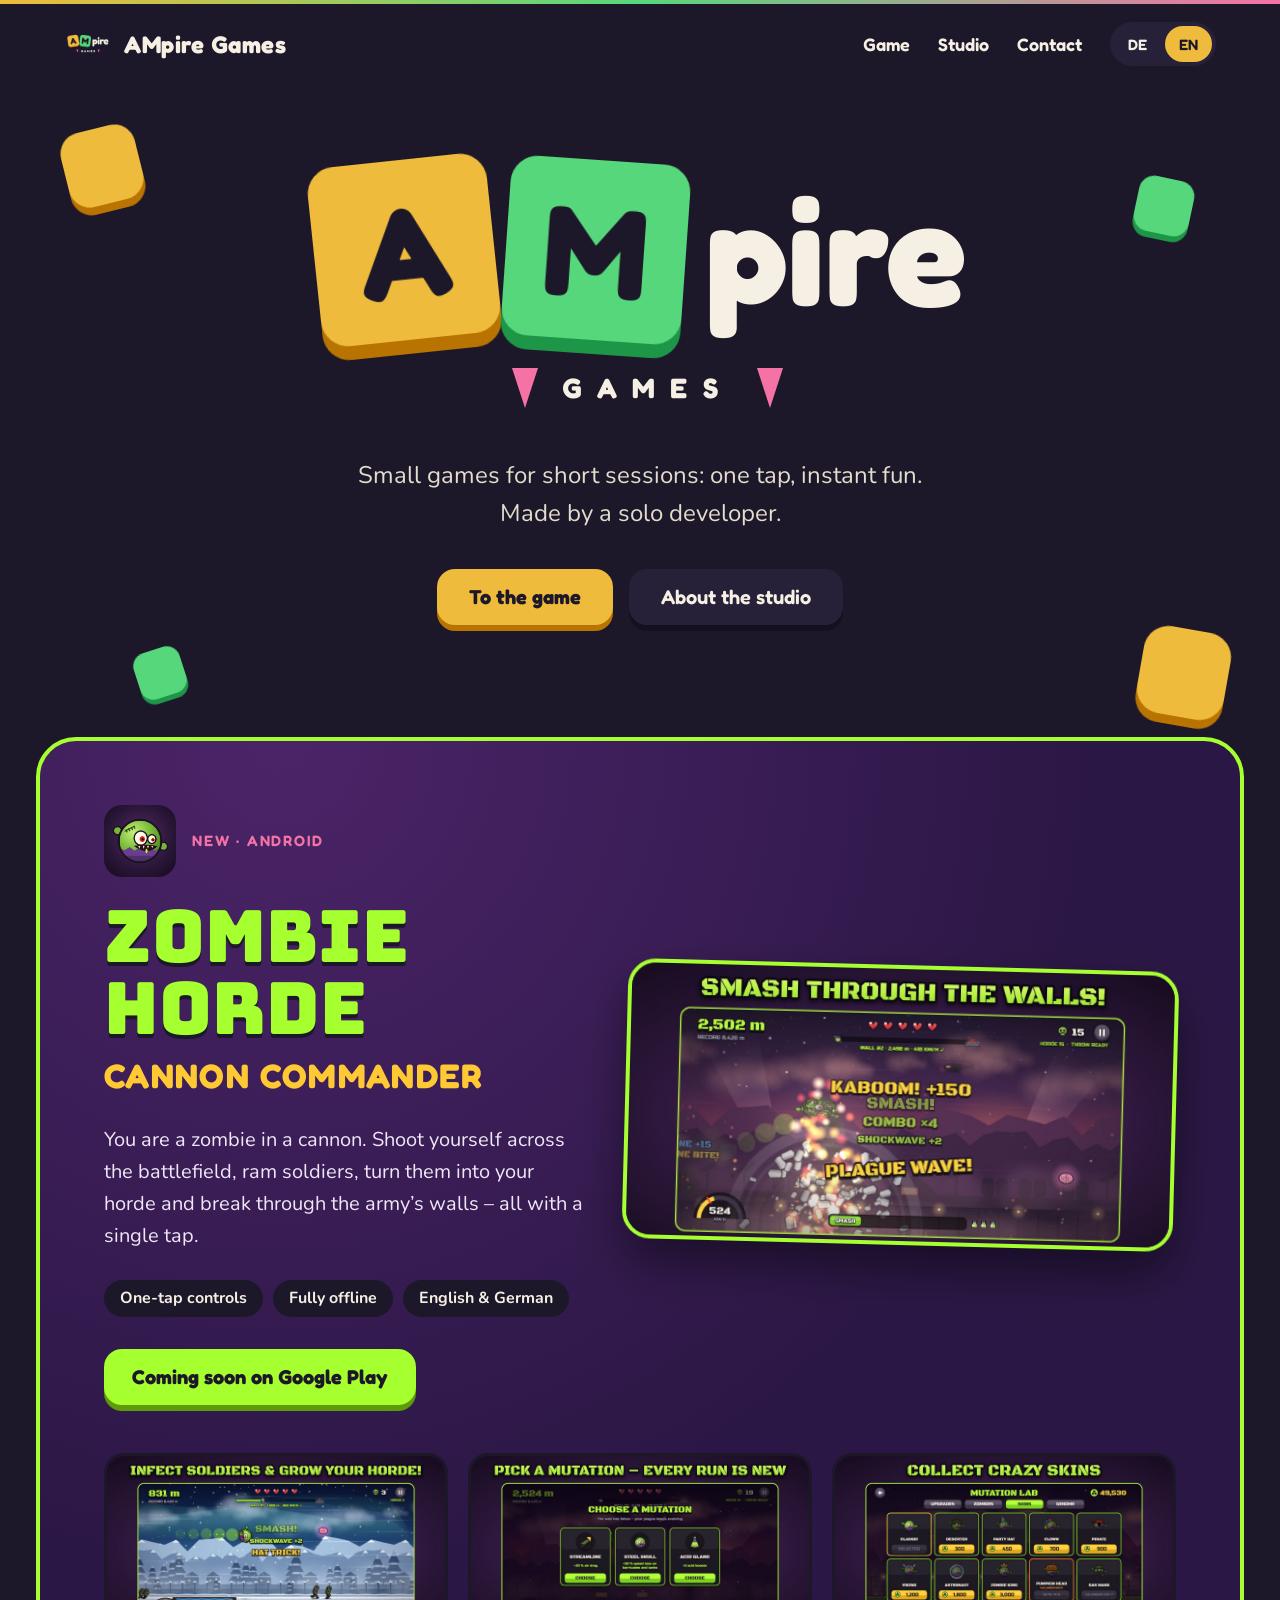
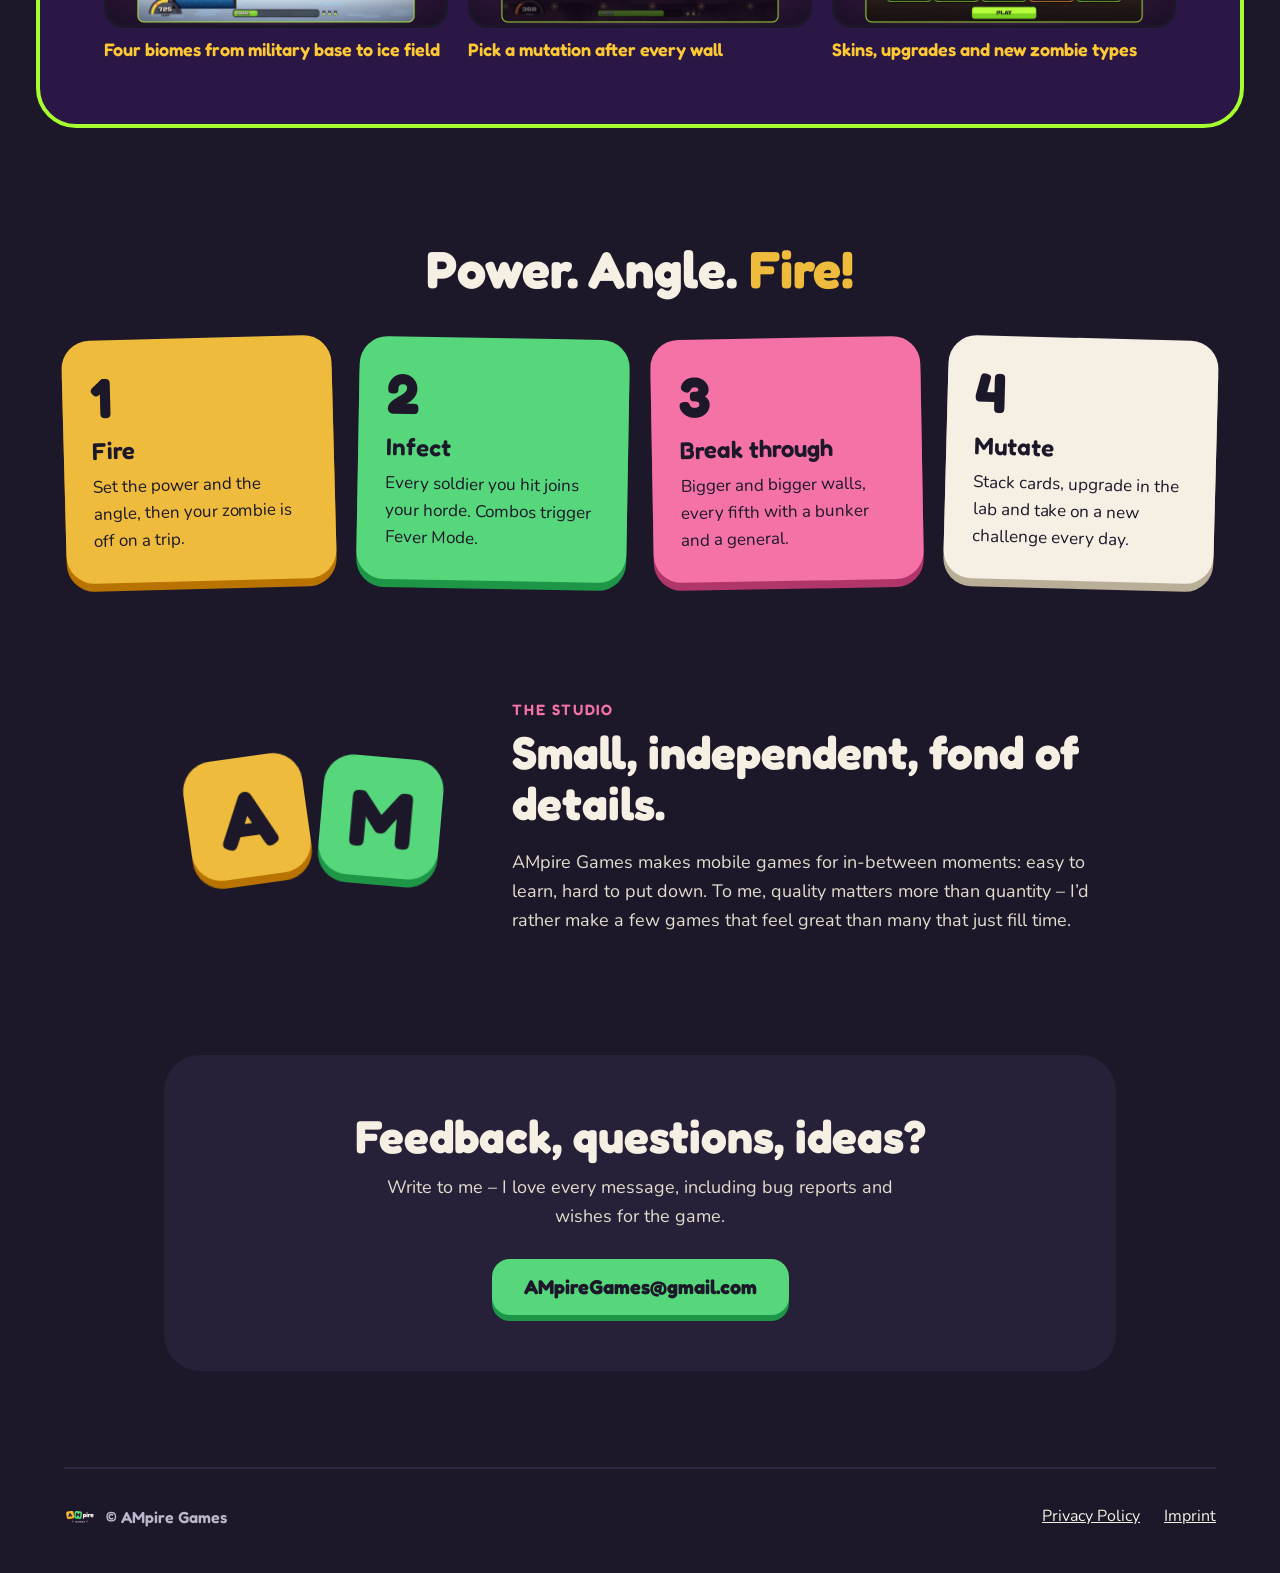
<file: index.html>
<!doctype html>
<html lang="de">
<head>
<meta charset="utf-8">
<meta name="robots" content="noindex">
<meta name="viewport" content="width=device-width, initial-scale=1">
<title>AMpire Games</title>
<meta name="description" content="AMpire Games – kleine Indie-Spiele für kurze Runden: schnell erklärt, sofort spielbar.">
<meta name="theme-color" content="#1c1829">
<meta property="og:title" content="AMpire Games">
<meta property="og:description" content="Kleine Indie-Spiele für kurze Runden: schnell erklärt, sofort spielbar.">
<meta property="og:image" content="https://ampiregames.github.io/img/ampire-header.jpg">
<link rel="icon" type="image/png" href="img/ampire-logo.png">
<script>document.documentElement.classList.add('js');</script>
<link rel="stylesheet" href="fonts/fonts.css">
<style>
  :root { --bg: #1c1829; --card: #262138; --ink: #f6efe3; --soft: #e4dccd; --muted: #bdb5cc; --yellow: #efbb3c; --yellow-d: #b87300; --green: #57d77c; --green-d: #1e9648; --pink: #f472a6; --pink-d: #b0366a; --lime: #a6ff2e; }
  * { box-sizing: border-box; }
  html { scroll-behavior: smooth; }
  body { margin: 0; background: var(--bg); color: var(--ink); font: 18px/1.6 "Nunito", system-ui, sans-serif; overflow-x: hidden; }
  h1, h2, h3, p, ul, figure { margin: 0; }
  a { color: var(--green); }
  a:hover { color: #8af0a5; }
  img { display: block; max-width: 100%; height: auto; }
  .wrap { max-width: 1200px; margin: 0 auto; padding-left: 24px; padding-right: 24px; }
  .eyebrow { font: 600 15px "Fredoka", sans-serif; letter-spacing: .12em; text-transform: uppercase; color: var(--pink); }

  /* Navigation */
  header.top { display: flex; flex-wrap: wrap; align-items: center; justify-content: space-between; gap: 16px; padding-top: 20px; padding-bottom: 20px; }
  .logo { display: flex; align-items: center; gap: 12px; text-decoration: none; color: var(--ink); font: 700 24px "Fredoka", sans-serif; letter-spacing: .5px; }
  .logo:hover { color: var(--ink); }
  .logo img { width: 48px; height: 48px; border-radius: 14px; }
  nav { display: flex; flex-wrap: wrap; align-items: center; gap: 8px 28px; font: 600 18px "Fredoka", sans-serif; }
  nav a { color: var(--ink); text-decoration: none; padding: 10px 0; }
  nav a:hover { color: var(--yellow); }
  .langs { display: flex; gap: 4px; background: var(--card); padding: 4px; border-radius: 999px; }
  .langs button { font: 600 15px "Fredoka", sans-serif; color: var(--ink); background: none; border: 0; padding: 6px 14px; min-height: 36px; border-radius: 999px; cursor: pointer; }
  .langs button[aria-pressed="true"] { background: var(--yellow); color: var(--bg); }

  /* Hero */
  .hero { position: relative; text-align: center; padding-top: 72px; padding-bottom: 112px; }
  .deco { position: absolute; border-radius: 28%; }
  .d1 { left: 2%; top: 40px; width: 76px; height: 76px; background: var(--yellow); box-shadow: 0 8px 0 var(--yellow-d); transform: rotate(-14deg); }
  .d2 { right: 4%; top: 90px; width: 56px; height: 56px; background: var(--green); box-shadow: 0 6px 0 var(--green-d); transform: rotate(12deg); }
  .d3 { left: 8%; bottom: 40px; width: 48px; height: 48px; background: var(--green); box-shadow: 0 5px 0 var(--green-d); transform: rotate(-18deg); }
  .d4 { right: 1%; bottom: 20px; width: 88px; height: 88px; background: var(--yellow); box-shadow: 0 9px 0 var(--yellow-d); transform: rotate(10deg); }
  .wordmark { display: flex; flex-wrap: wrap; align-items: center; justify-content: center; gap: 12px; font: 700 clamp(64px, 12vw, 128px)/1 "Fredoka", sans-serif; }
  .key { display: inline-flex; align-items: center; justify-content: center; width: clamp(96px, 17vw, 180px); height: clamp(96px, 17vw, 180px); border-radius: 15%; color: var(--bg); transition: transform .25s; }
  .key.a { background: var(--yellow); box-shadow: 0 clamp(8px, 1.2vw, 14px) 0 var(--yellow-d); transform: rotate(-6deg); }
  .key.m { background: var(--green); box-shadow: 0 clamp(8px, 1.2vw, 14px) 0 var(--green-d); transform: rotate(4deg); }
  .key:hover { transform: rotate(0) translateY(-6px); }
  .pire { font-size: clamp(72px, 14vw, 150px); margin-left: 8px; }
  .sub { margin-top: 28px; display: flex; align-items: center; justify-content: center; gap: 24px; font: 700 clamp(18px, 3vw, 28px) "Fredoka", sans-serif; letter-spacing: .55em; padding-left: .55em; }
  .lead { max-width: 620px; margin: 48px auto 0; font-size: clamp(19px, 2.2vw, 24px); color: var(--soft); }
  .ctas { margin-top: 36px; display: flex; flex-wrap: wrap; gap: 16px; justify-content: center; }
  .btn { display: inline-flex; align-items: center; min-height: 56px; padding: 0 32px; border-radius: 18px; font: 700 20px "Fredoka", sans-serif; text-decoration: none; transition: transform .15s; }
  a.btn:hover { transform: translateY(-3px) rotate(-1deg); }
  .btn.yellow { background: var(--yellow); color: var(--bg); box-shadow: 0 6px 0 var(--yellow-d); }
  .btn.yellow:hover { color: var(--bg); }
  .btn.dark { background: var(--card); color: var(--ink); box-shadow: 0 6px 0 #14111e; font-weight: 600; }
  .btn.dark:hover { color: var(--ink); }
  .btn.green { background: var(--green); color: var(--bg); box-shadow: 0 6px 0 var(--green-d); word-break: break-all; }
  .btn.green:hover { color: var(--bg); }

  /* Spiel */
  .game-outer { max-width: 1240px; margin: 0 auto; padding: 0 16px; }
  .game { border-radius: 40px; background: #2b1745 radial-gradient(ellipse at 20% 0%, #4b2468 0%, #2b1745 60%); border: 4px solid var(--lime); padding: clamp(28px, 5vw, 64px); overflow: hidden; }
  .game-top { display: flex; flex-wrap: wrap; align-items: center; gap: 40px; }
  .game-text { flex: 1 1 380px; min-width: 0; }
  .game-shot { flex: 1.3 1 420px; min-width: 0; }
  .badge-row { display: flex; align-items: center; gap: 16px; margin-bottom: 24px; }
  .badge-row img { width: 72px; height: 72px; border-radius: 18px; }
  .game h2 { font: 400 clamp(40px, 6vw, 72px)/1 "Bungee", sans-serif; color: var(--lime); text-shadow: 0 4px 0 var(--bg); }
  .game .tag { margin-top: 10px; font: 700 clamp(22px, 3vw, 34px) "Fredoka", sans-serif; letter-spacing: .04em; text-transform: uppercase; color: #ffc933; }
  .game .desc { margin-top: 28px; font-size: 20px; color: #efe7f7; }
  .chips { list-style: none; padding: 0; margin: 28px 0 0; display: flex; flex-wrap: wrap; gap: 10px; }
  .chips li { padding: 6px 16px; border-radius: 999px; background: var(--bg); font-weight: 700; font-size: 16px; }
  .get { margin-top: 32px; display: flex; flex-wrap: wrap; gap: 14px 20px; align-items: center; }
  .get .soon { background: var(--lime); color: var(--bg); box-shadow: 0 6px 0 #5f9a0a; padding: 0 28px; }
  .hero-shot { border-radius: 28px; border: 4px solid var(--lime); transform: rotate(1.5deg); box-shadow: 0 24px 48px rgba(0,0,0,.45); }
  .shots { margin-top: 48px; display: flex; flex-wrap: wrap; gap: 20px; }
  .shots figure { flex: 1 1 260px; min-width: 0; }
  .shots img { border-radius: 20px; border: 3px solid var(--bg); }
  .shots figcaption { margin-top: 10px; font: 600 18px "Fredoka", sans-serif; color: #ffc933; }

  /* Schritte */
  .steps-wrap { padding-top: 112px; }
  .steps-wrap h2, .studio h2, .contact h2 { font: 700 clamp(30px, 5vw, 52px)/1.1 "Fredoka", sans-serif; }
  .steps-wrap h2 { text-align: center; margin-bottom: 40px; }
  .steps-wrap h2 span + span { color: var(--yellow); }
  .steps { display: grid; grid-template-columns: repeat(auto-fit, minmax(240px, 1fr)); gap: 24px; }
  .step { color: var(--bg); border-radius: 28px; padding: 28px; transition: transform .25s; }
  .step:hover { transform: rotate(0) translateY(-6px) !important; }
  .step .n { font: 700 56px/1 "Fredoka", sans-serif; }
  .step h3 { margin: 12px 0 8px; font: 600 24px "Fredoka", sans-serif; }
  .step p { font-size: 17px; }
  .s1 { background: var(--yellow); box-shadow: 0 8px 0 var(--yellow-d); transform: rotate(-1.5deg); }
  .s2 { background: var(--green); box-shadow: 0 8px 0 var(--green-d); transform: rotate(1deg); }
  .s3 { background: var(--pink); box-shadow: 0 8px 0 var(--pink-d); transform: rotate(-1deg); }
  .s4 { background: var(--ink); box-shadow: 0 8px 0 #b9ae98; transform: rotate(1.5deg); }

  /* Studio */
  .studio { max-width: 1000px; margin: 0 auto; padding: 120px 24px 0; display: flex; flex-wrap: wrap; align-items: center; gap: 48px; }
  .tiles { flex: 0 1 300px; margin: 0 auto; display: flex; gap: 14px; justify-content: center; align-items: flex-end; }
  .tiles div { width: 120px; height: 120px; border-radius: 30px; display: flex; align-items: center; justify-content: center; font: 700 80px "Fredoka", sans-serif; color: var(--bg); }
  .tiles .a { background: var(--yellow); box-shadow: 0 8px 0 var(--yellow-d); transform: rotate(-8deg); }
  .tiles .m { background: var(--green); box-shadow: 0 8px 0 var(--green-d); transform: rotate(5deg); }
  .studio .txt { flex: 1 1 380px; min-width: 0; }
  .studio h2 { margin: 8px 0 20px; font-size: clamp(30px, 4.5vw, 46px); }
  .studio p + p { margin-top: 16px; }
  .studio .txt p:not(.eyebrow) { color: var(--soft); }

  /* Kontakt */
  .contact { max-width: 1000px; margin: 0 auto; padding: 120px 24px 96px; }
  .contact .box { border-radius: 36px; background: var(--card); padding: clamp(28px, 5vw, 56px); text-align: center; }
  .contact h2 { font-size: clamp(30px, 4.5vw, 46px); margin-bottom: 12px; }
  .contact p { margin: 0 auto 28px; max-width: 520px; color: var(--soft); }

  footer { border-top: 2px solid #2e2840; padding-top: 32px; padding-bottom: 40px; display: flex; flex-wrap: wrap; gap: 16px 32px; align-items: center; justify-content: space-between; font-size: 16px; color: var(--muted); }
  footer .l { display: flex; align-items: center; gap: 10px; font: 600 16px "Fredoka", sans-serif; }
  footer .l img { width: 32px; height: 32px; border-radius: 9px; }
  footer .links { display: flex; flex-wrap: wrap; gap: 8px 24px; }
  footer .links a { color: var(--ink); }

  a:focus-visible, button:focus-visible { outline: 3px solid var(--pink); outline-offset: 3px; }
  @media (max-width: 600px) { .deco { opacity: .5; } .sub { letter-spacing: .3em; } }
  @media (prefers-reduced-motion: reduce) { html { scroll-behavior: auto; } .btn, .key, .step, nav a::after { transition: none; } }

  /* Animationen – nur wenn das System Bewegung erlaubt */
  .key.a, .tiles .a { --sd: var(--yellow-d); }
  .key.m, .tiles .m { --sd: var(--green-d); }
  .key { --depth: clamp(8px, 1.2vw, 14px); }
  .tiles div { --depth: 8px; }
  .btn.yellow { --sd: var(--yellow-d); } .btn.green { --sd: var(--green-d); } .btn.dark { --sd: #14111e; }
  a.btn:active { transform: translateY(4px); box-shadow: 0 2px 0 var(--sd); }
  nav a { position: relative; }
  nav a::after { content: ""; position: absolute; left: 0; right: 0; bottom: 4px; height: 3px; border-radius: 3px; background: var(--yellow); transform: scaleX(0); transform-origin: left; transition: transform .25s; }
  nav a:hover::after { transform: scaleX(1); }
  .steps-wrap h2 span + span { display: inline-block; }
  .progress { display: none; }

  @media (prefers-reduced-motion: no-preference) {
    :root { --spring: cubic-bezier(.34, 1.56, .64, 1); }

    /* Hero-Auftritt */
    header.top { animation: from-top .6s ease-out both; }
    .key.a { animation: drop .9s ease-out .1s both, press 6s 2.4s infinite; }
    .key.m { animation: drop .9s ease-out .25s both, press 6s 2.7s infinite; }
    .pire { display: inline-block; animation: rise .8s var(--spring) .4s both; }
    .sub { animation: rise .7s ease-out .6s both; }
    .sub svg { animation: bob 1.6s ease-in-out infinite; }
    .sub svg:last-child { animation-delay: .8s; }
    .lead { animation: rise .7s ease-out .75s both; }
    .ctas { animation: rise .7s ease-out .9s both; }
    .deco { animation: pop .7s var(--spring) both, float 5s ease-in-out infinite alternate; }
    .d1 { animation-delay: .5s, 1.2s; } .d2 { animation-delay: .65s, 1.9s; animation-duration: .7s, 6s; }
    .d3 { animation-delay: .8s, 1.5s; animation-duration: .7s, 4.5s; } .d4 { animation-delay: .95s, 2.2s; animation-duration: .7s, 7s; }

    /* Kleine Dauerbewegungen */
    .badge-row img { animation: wobble 4s ease-in-out 2s infinite; }
    .get .soon { animation: pulse 2.4s ease-out infinite; }

    /* Einblenden beim Scrollen */
    .js .reveal { transition: opacity .7s ease var(--d, 0s), translate .9s var(--spring) var(--d, 0s), scale .9s var(--spring) var(--d, 0s), rotate .9s var(--spring) var(--d, 0s), transform .3s; }
    .js .reveal:not(.in) { opacity: 0; translate: 0 48px; }
    .js .game.reveal:not(.in) { scale: .94; }
    .js .hero-shot.reveal:not(.in) { translate: 80px 0; rotate: 8deg; }
    .js .step.reveal:not(.in), .js .chips li.reveal:not(.in) { scale: .8; }
    .hero-shot:hover { transform: rotate(0) scale(1.02); }
    .shots figure:hover { transform: translateY(-6px); }
    .steps-wrap h2.in span + span { animation: boom .7s var(--spring) .35s both; }

    /* Studio-Kacheln fallen herein und drücken sich danach wie Tasten */
    .js .tiles.reveal:not(.in) { opacity: 1; translate: none; }
    .js .tiles:not(.in) div { opacity: 0; }
    .tiles.in .a { animation: drop .9s ease-out both, press 6s 1.6s infinite; }
    .tiles.in .m { animation: drop .9s ease-out .15s both, press 6s 1.9s infinite; }

    /* Sprachwechsel */
    .swapping [data-t] { animation: swap .35s ease-out; }

    /* Fortschrittsbalken beim Scrollen */
    @supports (animation-timeline: scroll()) {
      .progress { display: block; position: fixed; top: 0; left: 0; right: 0; height: 4px; z-index: 10; background: linear-gradient(90deg, var(--yellow), var(--green), var(--pink)); transform-origin: 0 50%; animation: grow linear both; animation-timeline: scroll(root); }
    }
  }

  @keyframes from-top { from { opacity: 0; translate: 0 -24px; } }
  @keyframes rise { from { opacity: 0; translate: 0 32px; } }
  @keyframes drop {
    0% { opacity: 0; translate: 0 -160px; scale: .9 1.15; }
    55% { opacity: 1; translate: 0 0; scale: 1.12 .84; }
    75% { scale: .95 1.06; }
    100% { translate: 0 0; scale: 1; }
  }
  @keyframes press { 0%, 6%, 100% { translate: 0 0; } 3% { translate: 0 var(--depth); box-shadow: 0 0 0 var(--sd); } }
  @keyframes pop { from { scale: 0; opacity: 0; } }
  @keyframes float { from { translate: 0 0; } to { translate: 0 -18px; } }
  @keyframes bob { 0%, 100% { translate: 0 0; } 50% { translate: 0 6px; } }
  @keyframes wobble { 0%, 80%, 100% { rotate: 0deg; } 84% { rotate: -10deg; } 88% { rotate: 9deg; } 92% { rotate: -6deg; } 96% { rotate: 3deg; } }
  @keyframes pulse { 0% { box-shadow: 0 6px 0 #5f9a0a, 0 0 0 0 rgba(166, 255, 46, .55); } 70%, 100% { box-shadow: 0 6px 0 #5f9a0a, 0 0 0 18px rgba(166, 255, 46, 0); } }
  @keyframes boom { 0% { scale: .4; rotate: -12deg; opacity: 0; } 60% { scale: 1.25; rotate: 6deg; opacity: 1; } 100% { scale: 1; rotate: 0deg; } }
  @keyframes swap { from { opacity: 0; translate: 0 6px; } }
  @keyframes grow { from { transform: scaleX(0); } to { transform: scaleX(1); } }
</style>
</head>
<body>
<div class="progress" aria-hidden="true"></div>
<div class="wrap">
  <header class="top">
    <a class="logo" href="#top"><img src="img/ampire-logo.png" alt="" width="48" height="48">AMpire Games</a>
    <nav aria-label="Navigation">
      <a href="#spiel" data-t="nav_game">Spiel</a>
      <a href="#studio" data-t="nav_studio">Studio</a>
      <a href="#kontakt" data-t="nav_contact">Kontakt</a>
      <span class="langs" role="group" aria-label="Sprache / Language">
        <button type="button" data-set="de" aria-pressed="true">DE</button>
        <button type="button" data-set="en" aria-pressed="false">EN</button>
      </span>
    </nav>
  </header>
</div>

<main>
  <section id="top" class="wrap hero">
    <div class="deco d1" aria-hidden="true"></div><div class="deco d2" aria-hidden="true"></div>
    <div class="deco d3" aria-hidden="true"></div><div class="deco d4" aria-hidden="true"></div>
    <h1 class="wordmark" aria-label="AMpire Games">
      <span class="key a" aria-hidden="true">A</span><span class="key m" aria-hidden="true">M</span><span class="pire" aria-hidden="true">pire</span>
    </h1>
    <div class="sub" aria-hidden="true">
      <svg width="26" height="40" viewBox="0 0 26 40"><path d="M0 0h26L13 40z" fill="#f472a6"/></svg>GAMES<svg width="26" height="40" viewBox="0 0 26 40"><path d="M0 0h26L13 40z" fill="#f472a6"/></svg>
    </div>
    <p class="lead" data-t="lead">Kleine Spiele für kurze Runden: ein Tipp, sofort drin. Gebaut von einem Solo-Entwickler.</p>
    <div class="ctas">
      <a class="btn yellow" href="#spiel" data-t="cta_game">Zum Spiel</a>
      <a class="btn dark" href="#studio" data-t="cta_studio">Über das Studio</a>
    </div>
  </section>

  <section id="spiel" class="game-outer">
    <div class="game">
      <div class="game-top">
        <div class="game-text">
          <div class="badge-row">
            <img src="img/zombie-icon.png" alt="" width="72" height="72">
            <span class="eyebrow" data-t="badge">Jetzt neu · Android</span>
          </div>
          <h2>Zombie Horde</h2>
          <p class="tag">Cannon Commander</p>
          <p class="desc" data-t="desc">Du bist ein Zombie in einer Kanone. Schieß dich übers Schlachtfeld, ramme Soldaten, mach sie zu deiner Horde und durchbrich die Mauern der Armee – alles mit einem einzigen Tipp.</p>
          <ul class="chips">
            <li data-t="chip1">Ein-Tipp-Steuerung</li>
            <li data-t="chip2">Komplett offline</li>
            <li data-t="chip3">Deutsch &amp; Englisch</li>
          </ul>
          <div class="get">
            <span class="btn soon" data-t="soon">Bald bei Google Play</span>
          </div>
        </div>
        <div class="game-shot">
          <img class="hero-shot" src="img/shot-01-wall1.jpg" width="1400" height="700" alt="Spielszene: Eine Mauer birst, Combo und Schockwelle" data-t-alt="alt1">
        </div>
      </div>
      <div class="shots">
        <figure><img src="img/shot-03-snow1.jpg" width="1400" height="700" loading="lazy" alt="Das Eisfeld-Biom" data-t-alt="alt2"><figcaption data-t="cap1">Vier Biome von Militärbasis bis Eisfeld</figcaption></figure>
        <figure><img src="img/shot-04-mutation.jpg" width="1400" height="700" loading="lazy" alt="Mutationskarten zur Auswahl" data-t-alt="alt3"><figcaption data-t="cap2">Nach jeder Mauer eine Mutation wählen</figcaption></figure>
        <figure><img src="img/shot-07-skins.jpg" width="1400" height="700" loading="lazy" alt="Zombie-Skins im Mutationslabor" data-t-alt="alt4"><figcaption data-t="cap3">Skins, Upgrades und neue Zombie-Typen</figcaption></figure>
      </div>
    </div>
  </section>

  <section class="wrap steps-wrap">
    <h2><span data-t="steps_h_a">Kraft. Winkel.</span> <span data-t="steps_h_b">Feuer!</span></h2>
    <div class="steps">
      <div class="step s1"><div class="n">1</div><h3 data-t="s1h">Abfeuern</h3><p data-t="s1p">Kraft und Winkel festlegen, dann geht der Zombie auf Reisen.</p></div>
      <div class="step s2"><div class="n">2</div><h3 data-t="s2h">Infizieren</h3><p data-t="s2p">Jeder getroffene Soldat schließt sich deiner Horde an. Combos lösen den Fieber-Modus aus.</p></div>
      <div class="step s3"><div class="n">3</div><h3 data-t="s3h">Durchbrechen</h3><p data-t="s3p">Immer größere Mauern, jede fünfte mit Bunker und General.</p></div>
      <div class="step s4"><div class="n">4</div><h3 data-t="s4h">Mutieren</h3><p data-t="s4p">Karten stapeln, im Labor aufrüsten und jeden Tag eine neue Herausforderung meistern.</p></div>
    </div>
  </section>

  <section id="studio" class="studio">
    <div class="tiles" aria-hidden="true"><div class="a">A</div><div class="m">M</div></div>
    <div class="txt">
      <p class="eyebrow" data-t="studio_eyebrow">Das Studio</p>
      <h2 data-t="studio_h">Klein, unabhängig, mit Spaß am Detail.</h2>
      <p data-t="studio_p1">AMpire Games macht Mobile-Games für zwischendurch: einfach zu lernen, schwer wegzulegen. Mir ist Qualität wichtiger als Masse – lieber wenige Spiele, die sich richtig gut anfühlen, als viele, die nur Zeit füllen.</p>
    </div>
  </section>

  <section id="kontakt" class="contact">
    <div class="box">
      <h2 data-t="contact_h">Feedback, Fragen, Ideen?</h2>
      <p data-t="contact_p">Schreib mir – ich freue mich über jede Nachricht, auch über Bugs und Wünsche zum Spiel.</p>
      <a class="btn green" href="mailto:AMpireGames@gmail.com">AMpireGames@gmail.com</a>
    </div>
  </section>
</main>

<div class="wrap">
  <footer>
    <span class="l"><img src="img/ampire-logo.png" alt="" width="32" height="32">© AMpire Games</span>
    <span class="links">
      <a href="datenschutz.html" data-t="privacy">Datenschutz</a>
      <a href="impressum.html" data-t="imprint">Impressum</a>
    </span>
  </footer>
</div>

<script>
  // Deutsch steht im Markup (auch ohne JavaScript lesbar); die englische Fassung wird eingetauscht.
  // Gerätesprache bestimmt den Start, die Wahl wird gemerkt (gleicher Schlüssel wie die Rechtsseite).
  (function () {
    var EN = {
      nav_game: 'Game', nav_studio: 'Studio', nav_contact: 'Contact',
      lead: 'Small games for short sessions: one tap, instant fun. Made by a solo developer.',
      cta_game: 'To the game', cta_studio: 'About the studio',
      badge: 'New · Android',
      desc: 'You are a zombie in a cannon. Shoot yourself across the battlefield, ram soldiers, turn them into your horde and break through the army’s walls – all with a single tap.',
      chip1: 'One-tap controls', chip2: 'Fully offline', chip3: 'English & German',
      soon: 'Coming soon on Google Play',
      alt1: 'Gameplay: a wall bursts, combo and shockwave', alt2: 'The ice field biome', alt3: 'Mutation cards to choose from', alt4: 'Zombie skins in the Mutation Lab',
      cap1: 'Four biomes from military base to ice field', cap2: 'Pick a mutation after every wall', cap3: 'Skins, upgrades and new zombie types',
      steps_h_a: 'Power. Angle.', steps_h_b: 'Fire!',
      s1h: 'Fire', s1p: 'Set the power and the angle, then your zombie is off on a trip.',
      s2h: 'Infect', s2p: 'Every soldier you hit joins your horde. Combos trigger Fever Mode.',
      s3h: 'Break through', s3p: 'Bigger and bigger walls, every fifth with a bunker and a general.',
      s4h: 'Mutate', s4p: 'Stack cards, upgrade in the lab and take on a new challenge every day.',
      studio_eyebrow: 'The studio', studio_h: 'Small, independent, fond of details.',
      studio_p1: 'AMpire Games makes mobile games for in-between moments: easy to learn, hard to put down. To me, quality matters more than quantity – I’d rather make a few games that feel great than many that just fill time.',
      contact_h: 'Feedback, questions, ideas?', contact_p: 'Write to me – I love every message, including bug reports and wishes for the game.',
      privacy: 'Privacy Policy', imprint: 'Imprint'
    };
    var root = document.documentElement, DE = {};
    var nodes = document.querySelectorAll('[data-t]'), alts = document.querySelectorAll('[data-t-alt]');
    nodes.forEach(function (n) { DE[n.getAttribute('data-t')] = n.textContent; });
    alts.forEach(function (n) { DE[n.getAttribute('data-t-alt')] = n.getAttribute('alt'); });
    var show = function (l) {
      var d = l === 'de' ? DE : EN;
      nodes.forEach(function (n) { n.textContent = d[n.getAttribute('data-t')]; });
      alts.forEach(function (n) { n.setAttribute('alt', d[n.getAttribute('data-t-alt')]); });
      root.lang = l;
      document.querySelectorAll('[data-set]').forEach(function (b) { b.setAttribute('aria-pressed', b.getAttribute('data-set') === l ? 'true' : 'false'); });
    };
    document.querySelectorAll('[data-set]').forEach(function (b) {
      b.addEventListener('click', function () {
        if (root.lang === b.getAttribute('data-set')) return;
        root.classList.remove('swapping'); void root.offsetWidth; root.classList.add('swapping');
        show(b.getAttribute('data-set'));
        try { localStorage.setItem('legal-lang', root.lang); } catch (e) {}
      });
    });
    var saved = null;
    try { saved = localStorage.getItem('legal-lang'); } catch (e) {}
    var lang = saved || (/^de/i.test(navigator.language || '') ? 'de' : 'en');
    if (lang !== 'de') show(lang);
  })();

  // Elemente blenden beim Scrollen ein; Geschwister innerhalb einer Gruppe leicht versetzt.
  (function () {
    var groups = ['.game', '.hero-shot', '.chips li', '.shots figure', '.steps-wrap h2', '.step', '.tiles', '.studio .txt', '.contact .box'];
    var els = [];
    groups.forEach(function (sel) {
      document.querySelectorAll(sel).forEach(function (el, i) {
        el.classList.add('reveal');
        el.style.setProperty('--d', (i * 0.1) + 's');
        els.push(el);
      });
    });
    if (!('IntersectionObserver' in window)) { els.forEach(function (el) { el.classList.add('in'); }); return; }
    var io = new IntersectionObserver(function (entries) {
      entries.forEach(function (e) {
        if (e.isIntersecting) { e.target.classList.add('in'); io.unobserve(e.target); }
      });
    }, { rootMargin: '0px 0px -8% 0px' });
    els.forEach(function (el) { io.observe(el); });
  })();
</script>
</body>
</html>
</file>
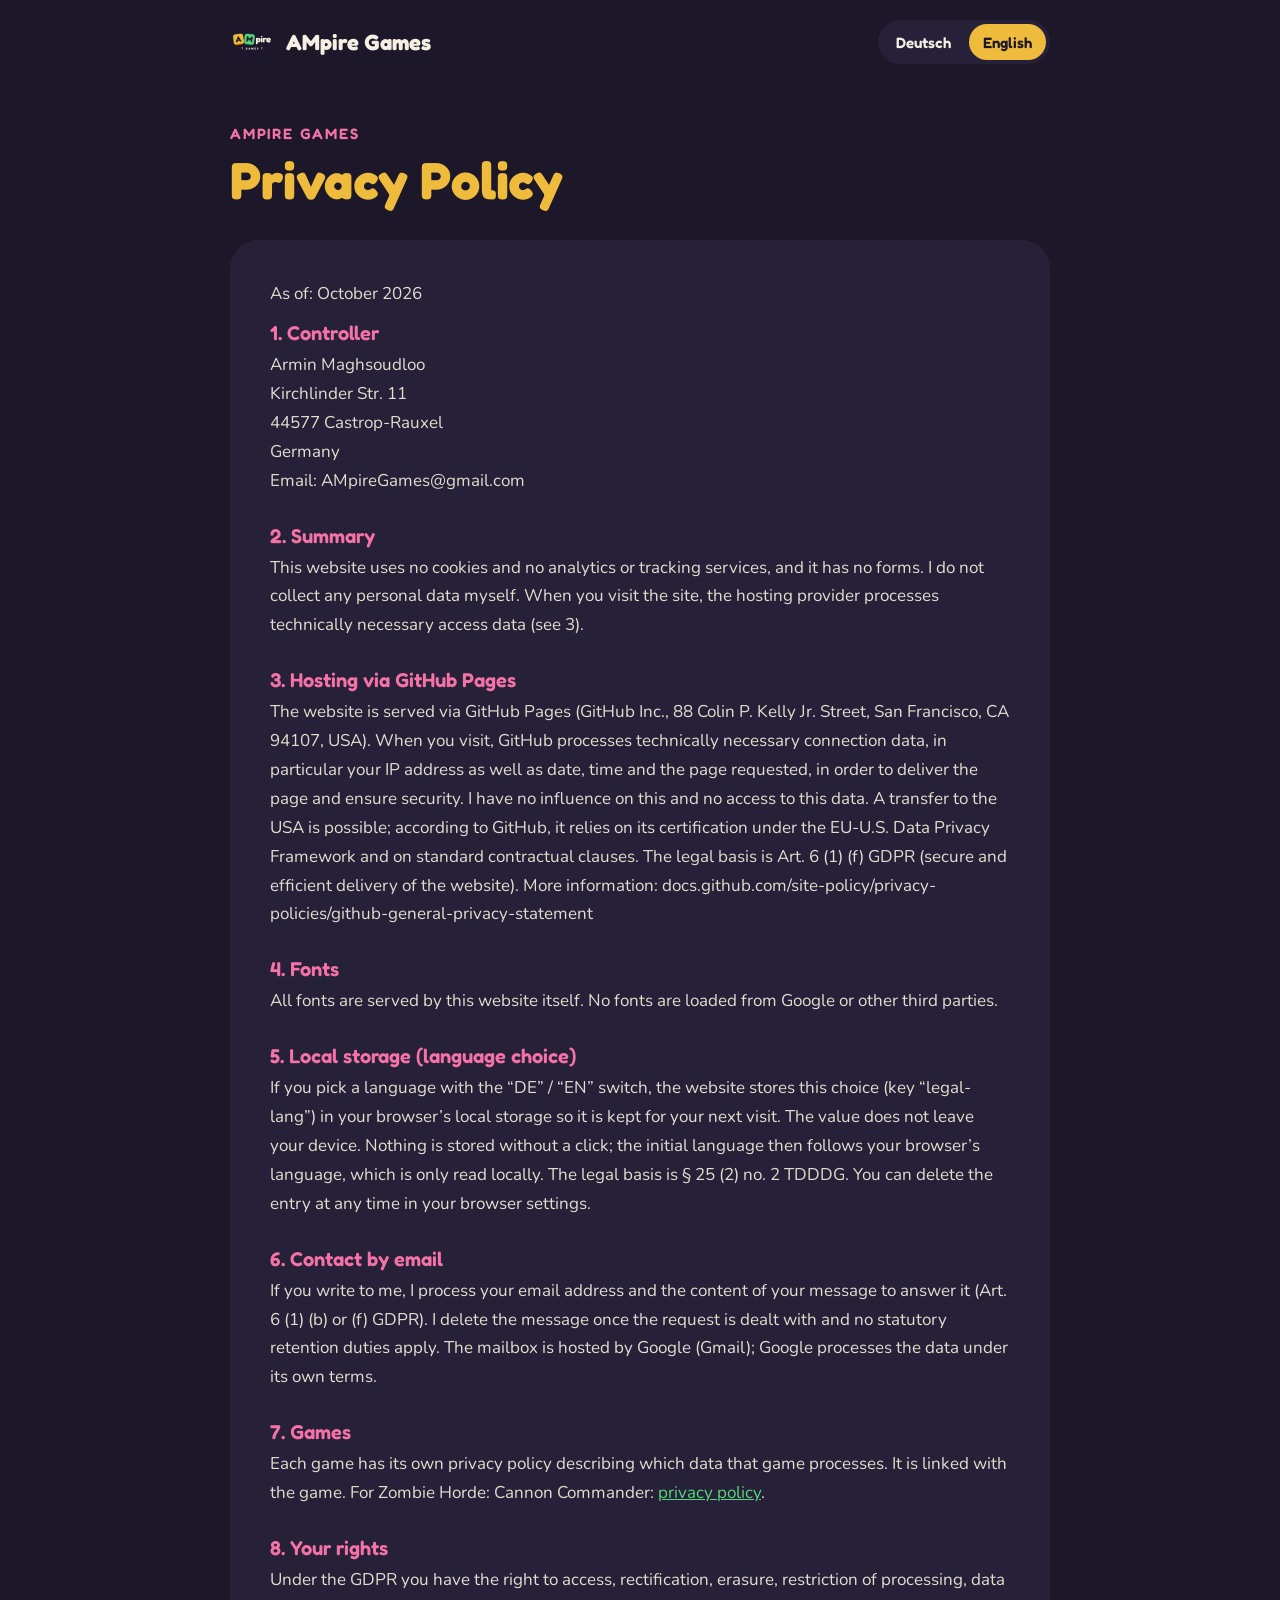
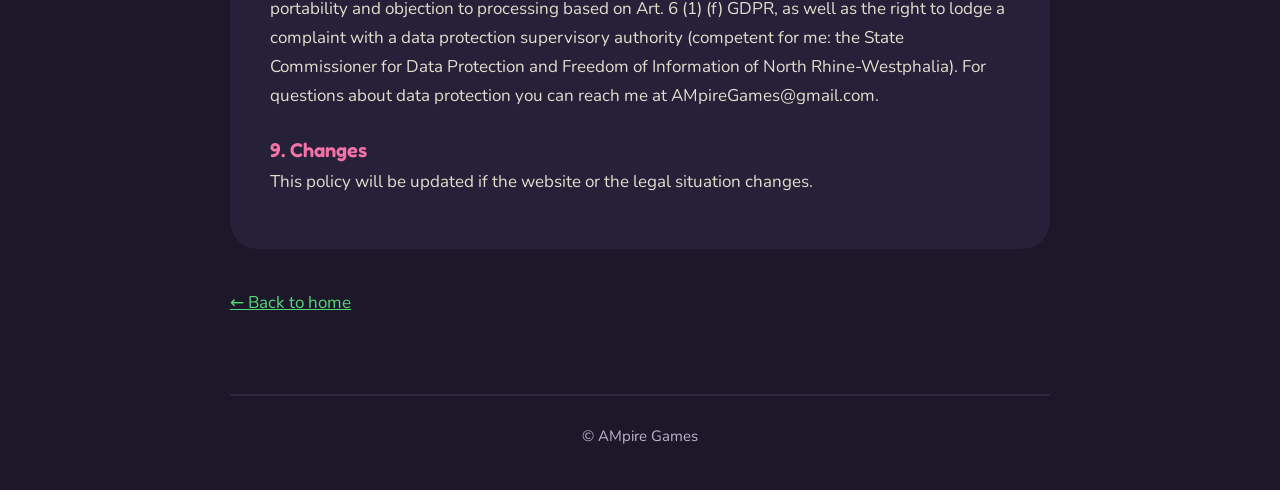
<file: datenschutz.html>
<!doctype html>
<html lang="de">
<head>
<meta charset="utf-8">
<meta name="viewport" content="width=device-width, initial-scale=1">
<meta name="robots" content="noindex">
<meta name="theme-color" content="#1c1829">
<link rel="icon" type="image/png" href="img/ampire-logo.png">
<link rel="stylesheet" href="fonts/fonts.css">
<title>Datenschutz / Privacy Policy – AMpire Games</title>
<style>
  :root { --bg: #1c1829; --card: #262138; --ink: #f6efe3; --soft: #e4dccd; --muted: #bdb5cc; --yellow: #efbb3c; --green: #57d77c; --pink: #f472a6; }
  * { box-sizing: border-box; }
  html { scroll-behavior: smooth; }
  body { margin: 0; background: var(--bg); color: var(--ink); font: 17px/1.7 "Nunito", system-ui, sans-serif; overflow-x: hidden; }
  a { color: var(--green); } a:hover { color: #8af0a5; }
  .wrap { max-width: 860px; margin: 0 auto; padding: 0 20px; }
  header.top { display: flex; flex-wrap: wrap; align-items: center; justify-content: space-between; gap: 12px; padding: 20px 0; }
  .logo { display: flex; align-items: center; gap: 12px; text-decoration: none; color: var(--ink); font: 700 22px "Fredoka", sans-serif; }
  .logo:hover { color: var(--ink); }
  .logo img { width: 44px; height: 44px; border-radius: 13px; }
  .langs { display: flex; gap: 4px; background: var(--card); padding: 4px; border-radius: 999px; }
  .langs button { font: 600 15px "Fredoka", sans-serif; color: var(--ink); background: none; border: 0; padding: 6px 14px; min-height: 36px; border-radius: 999px; cursor: pointer; }
  .langs button[aria-pressed="true"] { background: var(--yellow); color: var(--bg); }
  .intro { padding: 40px 0 8px; }
  .eyebrow { margin: 0; font: 600 15px "Fredoka", sans-serif; letter-spacing: .12em; text-transform: uppercase; color: var(--pink); }
  h1 { margin: 8px 0 20px; font: 700 clamp(32px, 6vw, 52px)/1.1 "Fredoka", sans-serif; color: var(--yellow); }
  section { margin-top: 32px; padding: clamp(22px, 4vw, 40px); border-radius: 28px; background: var(--card); }
  h3 { margin: 28px 0 6px; font: 600 20px "Fredoka", sans-serif; color: var(--pink); }
  section > h3:first-child, section > p:first-child + h3 { margin-top: 0; }
  p { margin: 0 0 12px; color: var(--soft); overflow-wrap: anywhere; }
  .back { margin-top: 40px; }
  .js [data-lang] { display: none; } .js[data-show="de"] [data-lang="de"], .js[data-show="en"] [data-lang="en"] { display: block; }
  [data-lang="en"] { border-top: 3px solid var(--pink); margin-top: 3em; padding-top: 1em; } .js [data-lang="en"] { border: 0; margin: 0; padding: 0; }
  footer { margin-top: 56px; padding: 28px 0 40px; border-top: 2px solid #2e2840; color: var(--muted); font-size: 15px; text-align: center; }
  a:focus-visible, button:focus-visible { outline: 3px solid var(--pink); outline-offset: 3px; }
  @media (prefers-reduced-motion: reduce) { html { scroll-behavior: auto; } }
</style>
</head>
<body>
<div class="wrap">
<header class="top">
  <a class="logo" href="./"><img src="img/ampire-logo.png" alt="" width="44" height="44">AMpire Games</a>
  <span class="langs" id="langs" role="group" aria-label="Sprache / Language" hidden><button type="button" data-set="de">Deutsch</button><button type="button" data-set="en">English</button></span>
</header>
<main class="intro">
<div data-lang="de" lang="de">
<p class="eyebrow">AMpire Games</p>
<h1>Datenschutz</h1>
<section>
<p>Stand: Oktober 2026</p>
<h3>1. Verantwortlicher</h3>
<p>Armin Maghsoudloo<br>Kirchlinder Str. 11<br>44577 Castrop-Rauxel<br>Deutschland<br>E-Mail: AMpireGames@gmail.com</p>
<h3>2. Kurzfassung</h3>
<p>Diese Website setzt keine Cookies und keine Analyse- oder Tracking-Dienste ein und enthält keine Formulare. Ich selbst erhebe keine personenbezogenen Daten. Beim Aufruf fallen beim Hosting-Anbieter technisch bedingt Zugriffsdaten an (siehe 3).</p>
<h3>3. Hosting über GitHub Pages</h3>
<p>Die Website wird über GitHub Pages bereitgestellt (GitHub Inc., 88 Colin P. Kelly Jr. Street, San Francisco, CA 94107, USA). Beim Aufruf verarbeitet GitHub technisch notwendige Verbindungsdaten, insbesondere deine IP-Adresse sowie Datum, Uhrzeit und aufgerufene Seite, um die Seite auszuliefern und die Sicherheit zu gewährleisten. Darauf habe ich keinen Einfluss und keinen Zugriff auf diese Daten. Eine Übermittlung in die USA ist dabei möglich; nach eigenen Angaben stützt sich GitHub dafür auf seine Zertifizierung unter dem EU-U.S. Data Privacy Framework sowie auf Standardvertragsklauseln. Rechtsgrundlage ist Art. 6 Abs. 1 lit. f DSGVO (sichere und effiziente Bereitstellung der Website). Näheres: docs.github.com/site-policy/privacy-policies/github-general-privacy-statement</p>
<h3>4. Schriften</h3>
<p>Alle Schriften werden von dieser Website selbst ausgeliefert. Es werden keine Schriften von Google oder anderen Dritten nachgeladen.</p>
<h3>5. Lokaler Speicher (Sprachwahl)</h3>
<p>Wenn du mit den Schaltern „DE“ / „EN“ die Sprache wählst, speichert die Website diese Wahl (Schlüssel „legal-lang“) im lokalen Speicher deines Browsers, damit sie beim nächsten Besuch erhalten bleibt. Der Wert verlässt dein Gerät nicht. Ohne Klick wird nichts gespeichert; die Startsprache richtet sich dann nach der Sprache deines Browsers, die dabei nur lokal ausgelesen wird. Rechtsgrundlage ist § 25 Abs. 2 Nr. 2 TDDDG. Du kannst den Eintrag jederzeit in den Browser-Einstellungen löschen.</p>
<h3>6. Kontakt per E-Mail</h3>
<p>Wenn du mir schreibst, verarbeite ich deine E-Mail-Adresse und den Inhalt deiner Nachricht, um sie zu beantworten (Art. 6 Abs. 1 lit. b bzw. f DSGVO). Ich lösche die Nachricht, sobald die Anfrage erledigt ist und keine gesetzlichen Aufbewahrungspflichten bestehen. Das Postfach wird bei Google (Gmail) geführt; Google verarbeitet die Daten dabei nach eigenen Bedingungen.</p>
<h3>7. Spiele</h3>
<p>Für jedes Spiel gibt es eine eigene Datenschutzerklärung, die beschreibt, welche Daten das jeweilige Spiel verarbeitet. Sie ist beim Spiel verlinkt. Für Zombie Horde: Cannon Commander: <a href="https://ampiregames.github.io/zombie-horde-legal/datenschutz.html#privacy">Datenschutzerklärung</a>.</p>
<h3>8. Deine Rechte</h3>
<p>Du hast nach der DSGVO das Recht auf Auskunft, Berichtigung, Löschung, Einschränkung der Verarbeitung, Datenübertragbarkeit und Widerspruch gegen Verarbeitungen auf Grundlage von Art. 6 Abs. 1 lit. f DSGVO sowie das Recht, dich bei einer Datenschutz-Aufsichtsbehörde zu beschweren (für mich zuständig: Landesbeauftragte für Datenschutz und Informationsfreiheit Nordrhein-Westfalen). Für Fragen zum Datenschutz erreichst du mich unter AMpireGames@gmail.com.</p>
<h3>9. Änderungen</h3>
<p>Diese Erklärung wird angepasst, wenn sich die Website oder die Rechtslage ändert.</p>
</section>
<p class="back"><a href="./">← Zur Startseite</a></p>
</div>
<div data-lang="en" lang="en">
<p class="eyebrow">AMpire Games</p>
<h1>Privacy Policy</h1>
<section>
<p>As of: October 2026</p>
<h3>1. Controller</h3>
<p>Armin Maghsoudloo<br>Kirchlinder Str. 11<br>44577 Castrop-Rauxel<br>Germany<br>Email: AMpireGames@gmail.com</p>
<h3>2. Summary</h3>
<p>This website uses no cookies and no analytics or tracking services, and it has no forms. I do not collect any personal data myself. When you visit the site, the hosting provider processes technically necessary access data (see 3).</p>
<h3>3. Hosting via GitHub Pages</h3>
<p>The website is served via GitHub Pages (GitHub Inc., 88 Colin P. Kelly Jr. Street, San Francisco, CA 94107, USA). When you visit, GitHub processes technically necessary connection data, in particular your IP address as well as date, time and the page requested, in order to deliver the page and ensure security. I have no influence on this and no access to this data. A transfer to the USA is possible; according to GitHub, it relies on its certification under the EU-U.S. Data Privacy Framework and on standard contractual clauses. The legal basis is Art. 6 (1) (f) GDPR (secure and efficient delivery of the website). More information: docs.github.com/site-policy/privacy-policies/github-general-privacy-statement</p>
<h3>4. Fonts</h3>
<p>All fonts are served by this website itself. No fonts are loaded from Google or other third parties.</p>
<h3>5. Local storage (language choice)</h3>
<p>If you pick a language with the “DE” / “EN” switch, the website stores this choice (key “legal-lang”) in your browser’s local storage so it is kept for your next visit. The value does not leave your device. Nothing is stored without a click; the initial language then follows your browser’s language, which is only read locally. The legal basis is § 25 (2) no. 2 TDDDG. You can delete the entry at any time in your browser settings.</p>
<h3>6. Contact by email</h3>
<p>If you write to me, I process your email address and the content of your message to answer it (Art. 6 (1) (b) or (f) GDPR). I delete the message once the request is dealt with and no statutory retention duties apply. The mailbox is hosted by Google (Gmail); Google processes the data under its own terms.</p>
<h3>7. Games</h3>
<p>Each game has its own privacy policy describing which data that game processes. It is linked with the game. For Zombie Horde: Cannon Commander: <a href="https://ampiregames.github.io/zombie-horde-legal/datenschutz.html#privacy">privacy policy</a>.</p>
<h3>8. Your rights</h3>
<p>Under the GDPR you have the right to access, rectification, erasure, restriction of processing, data portability and objection to processing based on Art. 6 (1) (f) GDPR, as well as the right to lodge a complaint with a data protection supervisory authority (competent for me: the State Commissioner for Data Protection and Freedom of Information of North Rhine-Westphalia). For questions about data protection you can reach me at AMpireGames@gmail.com.</p>
<h3>9. Changes</h3>
<p>This policy will be updated if the website or the legal situation changes.</p>
</section>
<p class="back"><a href="./">← Back to home</a></p>
</div>
</main>
<footer>© AMpire Games</footer>
</div>
<script>
  // Sprache wie auf der Startseite: Die Wahl wird nur nach einem Klick auf DE/EN gemerkt (Schlüssel „legal-lang“).
  (function () {
    var root = document.documentElement;
    var saved = null;
    try { saved = localStorage.getItem('legal-lang'); } catch (e) {}
    var btns = document.querySelectorAll('[data-set]');
    var show = function (l) {
      root.setAttribute('data-show', l); root.lang = l;
      btns.forEach(function (b) { b.setAttribute('aria-pressed', b.getAttribute('data-set') === l ? 'true' : 'false'); });
    };
    root.className = 'js';
    document.getElementById('langs').hidden = false;
    btns.forEach(function (b) {
      b.addEventListener('click', function () {
        show(b.getAttribute('data-set'));
        try { localStorage.setItem('legal-lang', b.getAttribute('data-set')); } catch (e) {}
      });
    });
    show(saved || (/^de/i.test(navigator.language || '') ? 'de' : 'en'));
  })();
</script>
</body>
</html>
</file>
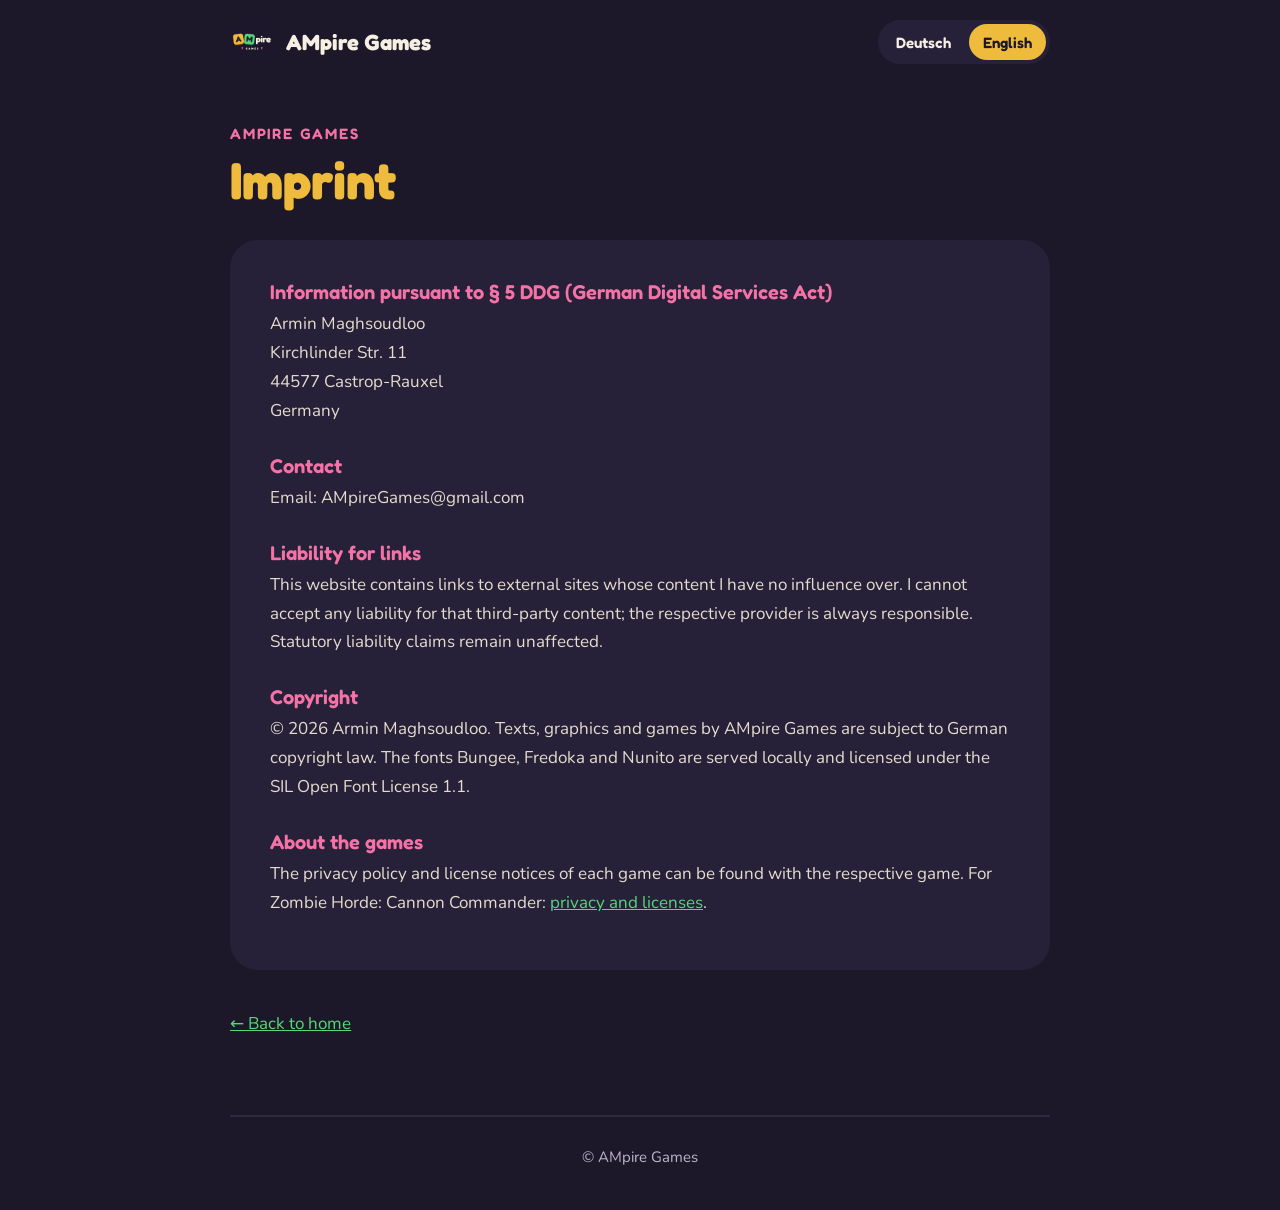
<file: impressum.html>
<!doctype html>
<html lang="de">
<head>
<meta charset="utf-8">
<meta name="viewport" content="width=device-width, initial-scale=1">
<meta name="robots" content="noindex">
<meta name="theme-color" content="#1c1829">
<link rel="icon" type="image/png" href="img/ampire-logo.png">
<link rel="stylesheet" href="fonts/fonts.css">
<title>Impressum / Imprint – AMpire Games</title>
<style>
  :root { --bg: #1c1829; --card: #262138; --ink: #f6efe3; --soft: #e4dccd; --muted: #bdb5cc; --yellow: #efbb3c; --green: #57d77c; --pink: #f472a6; }
  * { box-sizing: border-box; }
  html { scroll-behavior: smooth; }
  body { margin: 0; background: var(--bg); color: var(--ink); font: 17px/1.7 "Nunito", system-ui, sans-serif; overflow-x: hidden; }
  a { color: var(--green); } a:hover { color: #8af0a5; }
  .wrap { max-width: 860px; margin: 0 auto; padding: 0 20px; }
  header.top { display: flex; flex-wrap: wrap; align-items: center; justify-content: space-between; gap: 12px; padding: 20px 0; }
  .logo { display: flex; align-items: center; gap: 12px; text-decoration: none; color: var(--ink); font: 700 22px "Fredoka", sans-serif; }
  .logo:hover { color: var(--ink); }
  .logo img { width: 44px; height: 44px; border-radius: 13px; }
  .langs { display: flex; gap: 4px; background: var(--card); padding: 4px; border-radius: 999px; }
  .langs button { font: 600 15px "Fredoka", sans-serif; color: var(--ink); background: none; border: 0; padding: 6px 14px; min-height: 36px; border-radius: 999px; cursor: pointer; }
  .langs button[aria-pressed="true"] { background: var(--yellow); color: var(--bg); }
  .intro { padding: 40px 0 8px; }
  .eyebrow { margin: 0; font: 600 15px "Fredoka", sans-serif; letter-spacing: .12em; text-transform: uppercase; color: var(--pink); }
  h1 { margin: 8px 0 20px; font: 700 clamp(32px, 6vw, 52px)/1.1 "Fredoka", sans-serif; color: var(--yellow); }
  section { margin-top: 32px; padding: clamp(22px, 4vw, 40px); border-radius: 28px; background: var(--card); }
  h3 { margin: 28px 0 6px; font: 600 20px "Fredoka", sans-serif; color: var(--pink); }
  section > h3:first-child, section > p:first-child + h3 { margin-top: 0; }
  p { margin: 0 0 12px; color: var(--soft); overflow-wrap: anywhere; }
  .back { margin-top: 40px; }
  .js [data-lang] { display: none; } .js[data-show="de"] [data-lang="de"], .js[data-show="en"] [data-lang="en"] { display: block; }
  [data-lang="en"] { border-top: 3px solid var(--pink); margin-top: 3em; padding-top: 1em; } .js [data-lang="en"] { border: 0; margin: 0; padding: 0; }
  footer { margin-top: 56px; padding: 28px 0 40px; border-top: 2px solid #2e2840; color: var(--muted); font-size: 15px; text-align: center; }
  a:focus-visible, button:focus-visible { outline: 3px solid var(--pink); outline-offset: 3px; }
  @media (prefers-reduced-motion: reduce) { html { scroll-behavior: auto; } }
</style>
</head>
<body>
<div class="wrap">
<header class="top">
  <a class="logo" href="./"><img src="img/ampire-logo.png" alt="" width="44" height="44">AMpire Games</a>
  <span class="langs" id="langs" role="group" aria-label="Sprache / Language" hidden><button type="button" data-set="de">Deutsch</button><button type="button" data-set="en">English</button></span>
</header>
<main class="intro">
<div data-lang="de" lang="de">
<p class="eyebrow">AMpire Games</p>
<h1>Impressum</h1>
<section>
<h3>Angaben gemäß § 5 DDG</h3>
<p>Armin Maghsoudloo<br>Kirchlinder Str. 11<br>44577 Castrop-Rauxel<br>Deutschland</p>
<h3>Kontakt</h3>
<p>E-Mail: AMpireGames@gmail.com</p>
<h3>Haftung für Links</h3>
<p>Diese Website enthält Links zu externen Seiten, auf deren Inhalte ich keinen Einfluss habe. Für diese fremden Inhalte kann ich keine Gewähr übernehmen; verantwortlich ist stets der jeweilige Anbieter. Gesetzliche Haftungsansprüche bleiben unberührt.</p>
<h3>Urheberrecht</h3>
<p>© 2026 Armin Maghsoudloo. Texte, Grafiken und Spiele von AMpire Games unterliegen dem deutschen Urheberrecht. Die Schriften Bungee, Fredoka und Nunito werden lokal ausgeliefert und stehen unter der SIL Open Font License 1.1.</p>
<h3>Zu den Spielen</h3>
<p>Datenschutzerklärung und Lizenzhinweise der einzelnen Spiele findest du beim jeweiligen Spiel. Für Zombie Horde: Cannon Commander: <a href="https://ampiregames.github.io/zombie-horde-legal/datenschutz.html">Datenschutz und Lizenzen</a>.</p>
</section>
<p class="back"><a href="./">← Zur Startseite</a></p>
</div>
<div data-lang="en" lang="en">
<p class="eyebrow">AMpire Games</p>
<h1>Imprint</h1>
<section>
<h3>Information pursuant to § 5 DDG (German Digital Services Act)</h3>
<p>Armin Maghsoudloo<br>Kirchlinder Str. 11<br>44577 Castrop-Rauxel<br>Germany</p>
<h3>Contact</h3>
<p>Email: AMpireGames@gmail.com</p>
<h3>Liability for links</h3>
<p>This website contains links to external sites whose content I have no influence over. I cannot accept any liability for that third-party content; the respective provider is always responsible. Statutory liability claims remain unaffected.</p>
<h3>Copyright</h3>
<p>© 2026 Armin Maghsoudloo. Texts, graphics and games by AMpire Games are subject to German copyright law. The fonts Bungee, Fredoka and Nunito are served locally and licensed under the SIL Open Font License 1.1.</p>
<h3>About the games</h3>
<p>The privacy policy and license notices of each game can be found with the respective game. For Zombie Horde: Cannon Commander: <a href="https://ampiregames.github.io/zombie-horde-legal/datenschutz.html">privacy and licenses</a>.</p>
</section>
<p class="back"><a href="./">← Back to home</a></p>
</div>
</main>
<footer>© AMpire Games</footer>
</div>
<script>
  // Sprache wie auf der Startseite: Die Wahl wird nur nach einem Klick auf DE/EN gemerkt (Schlüssel „legal-lang“).
  (function () {
    var root = document.documentElement;
    var saved = null;
    try { saved = localStorage.getItem('legal-lang'); } catch (e) {}
    var btns = document.querySelectorAll('[data-set]');
    var show = function (l) {
      root.setAttribute('data-show', l); root.lang = l;
      btns.forEach(function (b) { b.setAttribute('aria-pressed', b.getAttribute('data-set') === l ? 'true' : 'false'); });
    };
    root.className = 'js';
    document.getElementById('langs').hidden = false;
    btns.forEach(function (b) {
      b.addEventListener('click', function () {
        show(b.getAttribute('data-set'));
        try { localStorage.setItem('legal-lang', b.getAttribute('data-set')); } catch (e) {}
      });
    });
    show(saved || (/^de/i.test(navigator.language || '') ? 'de' : 'en'));
  })();
</script>
</body>
</html>
</file>
<file: fonts/fonts.css>
@font-face { font-family: 'Bungee'; font-style: normal; font-weight: 400; font-display: swap; src: url(bungee-400.ttf) format('truetype'); }
@font-face { font-family: 'Fredoka'; font-style: normal; font-weight: 500; font-display: swap; src: url(fredoka-500.ttf) format('truetype'); }
@font-face { font-family: 'Fredoka'; font-style: normal; font-weight: 600; font-display: swap; src: url(fredoka-600.ttf) format('truetype'); }
@font-face { font-family: 'Fredoka'; font-style: normal; font-weight: 700; font-display: swap; src: url(fredoka-700.ttf) format('truetype'); }
@font-face { font-family: 'Nunito'; font-style: normal; font-weight: 400; font-display: swap; src: url(nunito-400.ttf) format('truetype'); }
@font-face { font-family: 'Nunito'; font-style: normal; font-weight: 600; font-display: swap; src: url(nunito-600.ttf) format('truetype'); }
@font-face { font-family: 'Nunito'; font-style: normal; font-weight: 700; font-display: swap; src: url(nunito-700.ttf) format('truetype'); }
</file>
